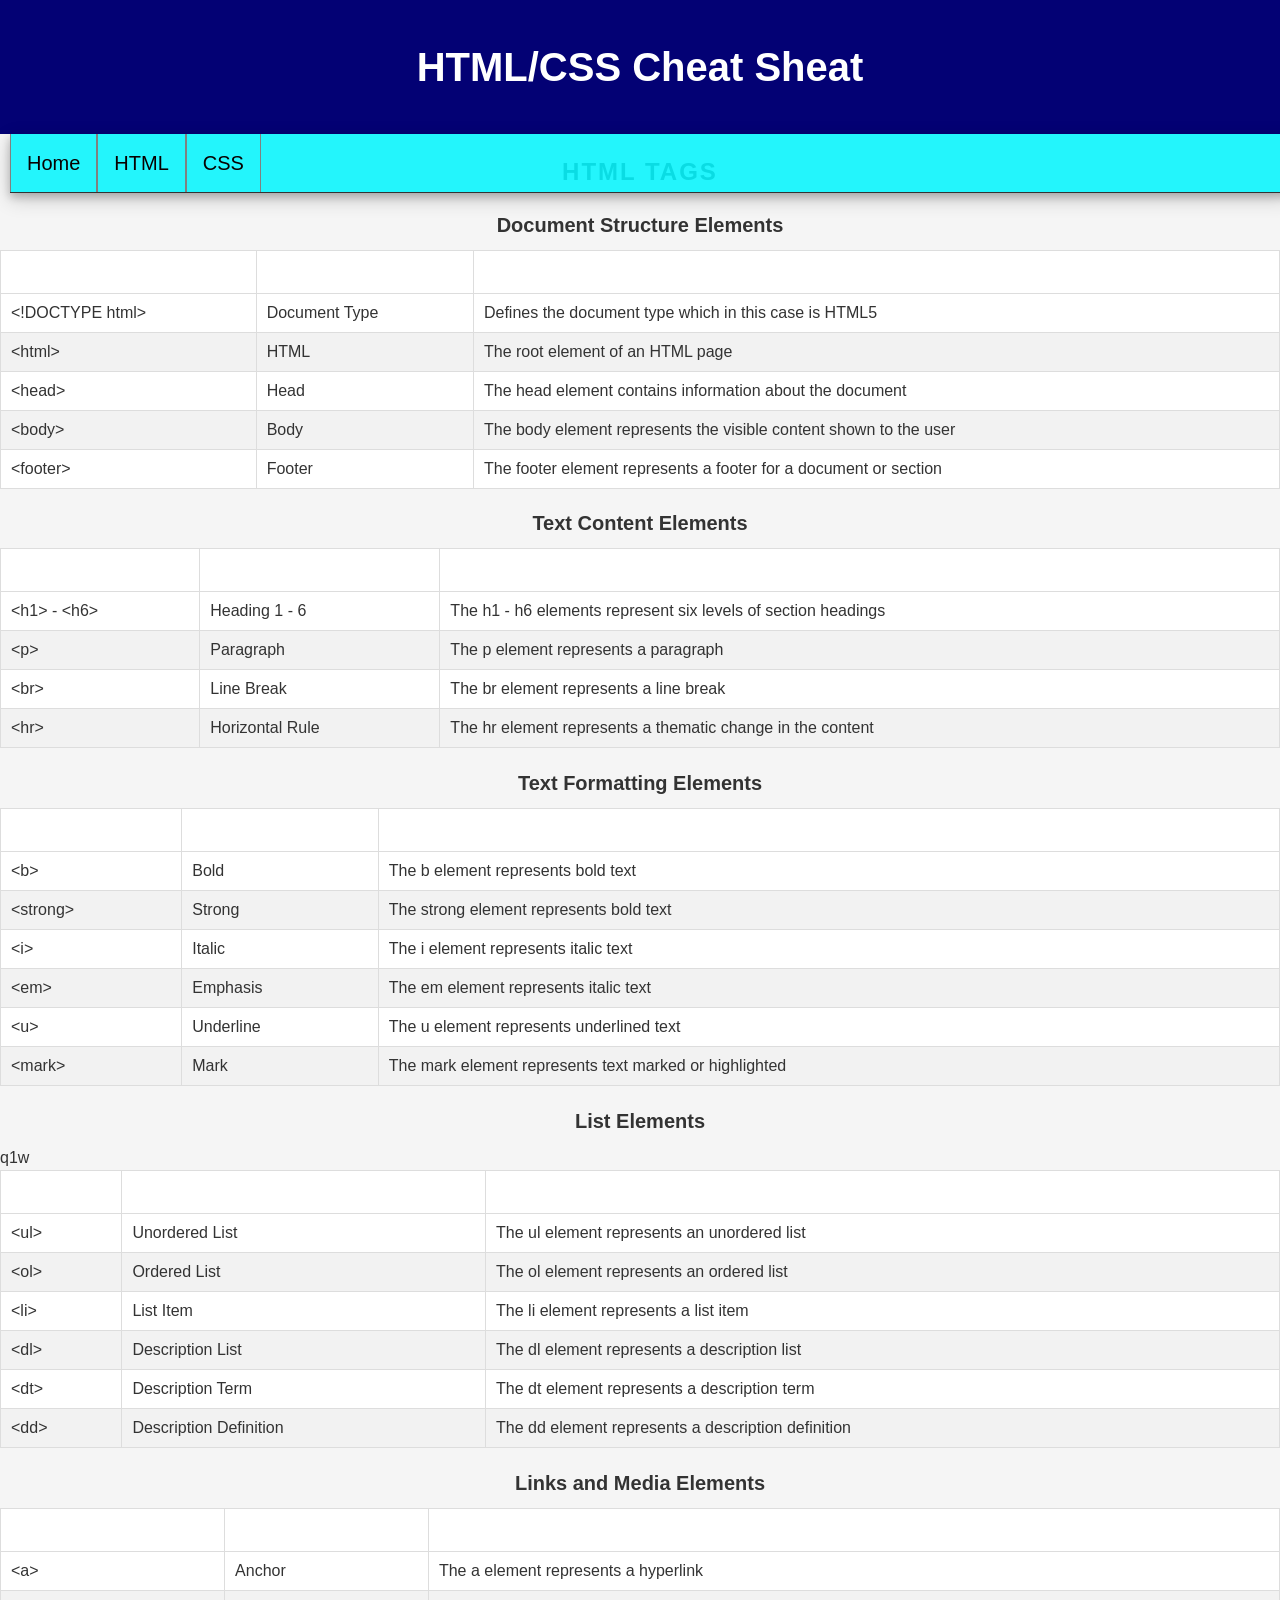
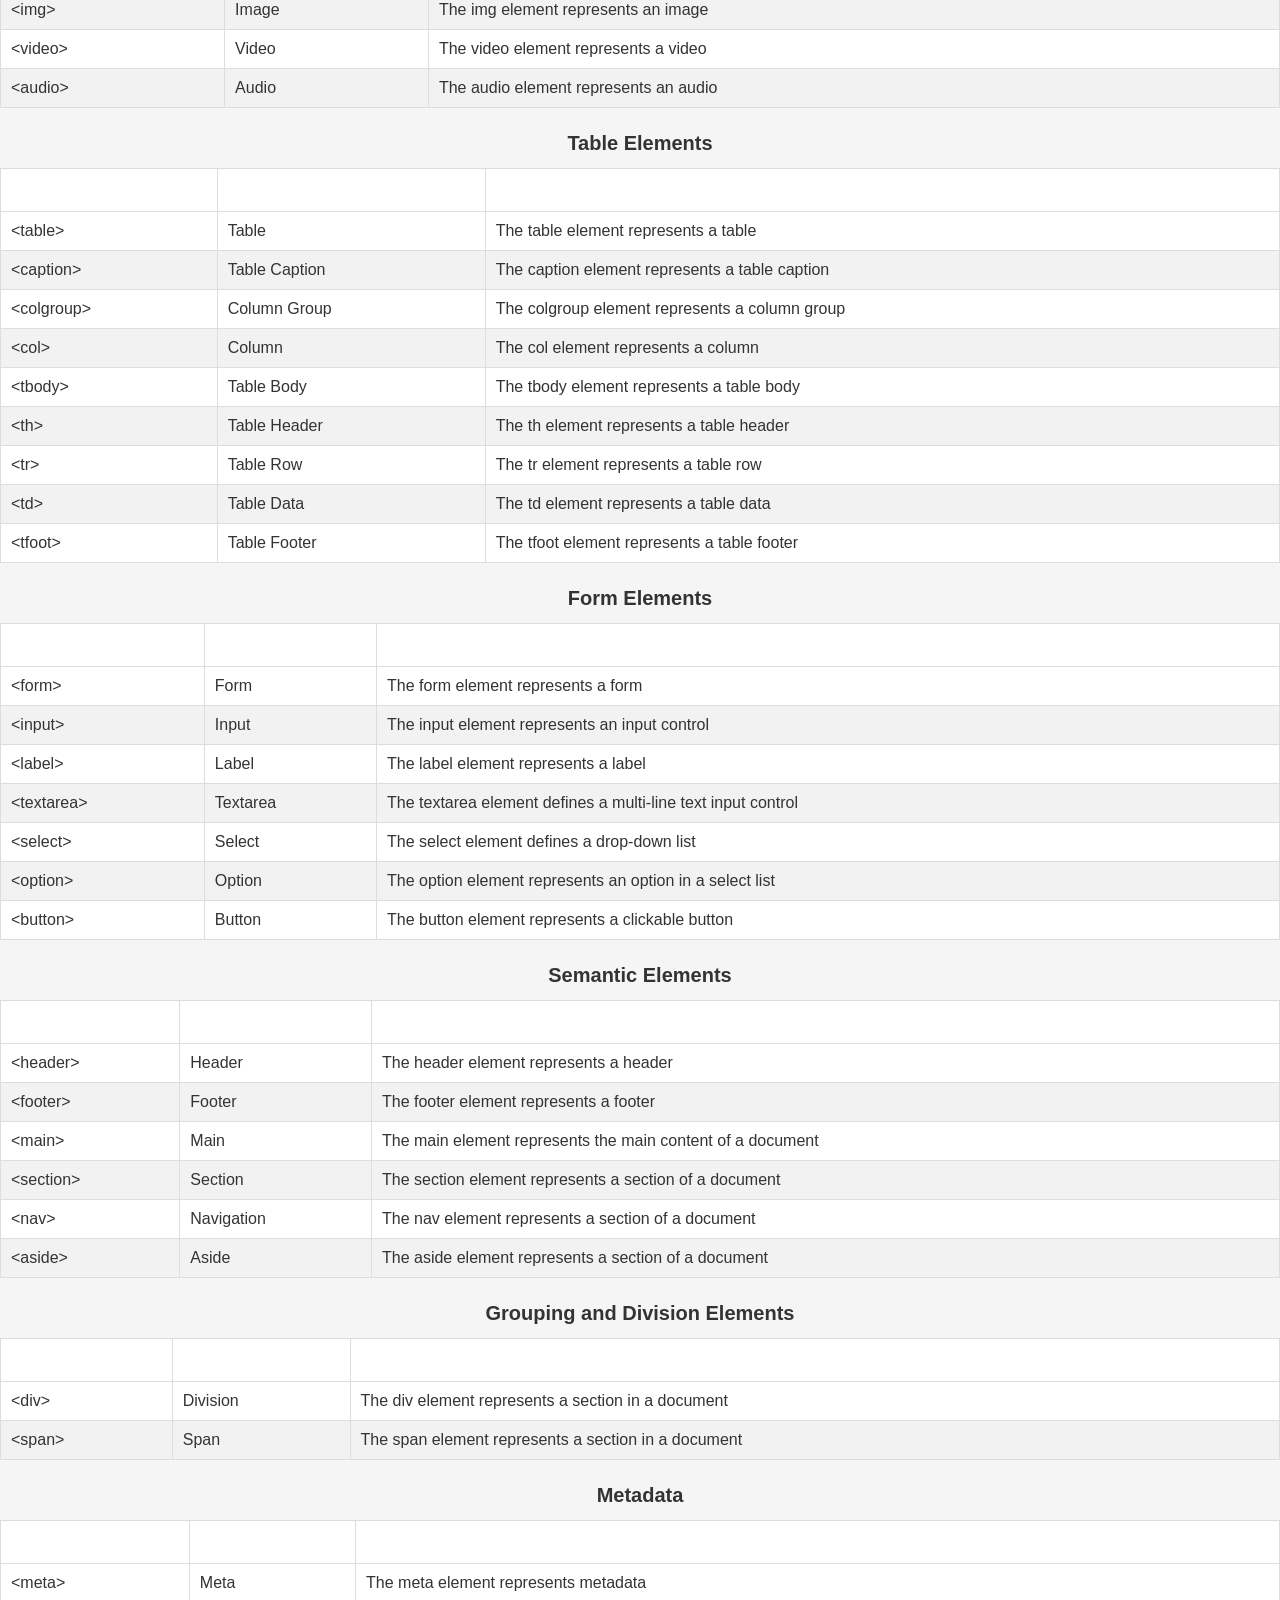
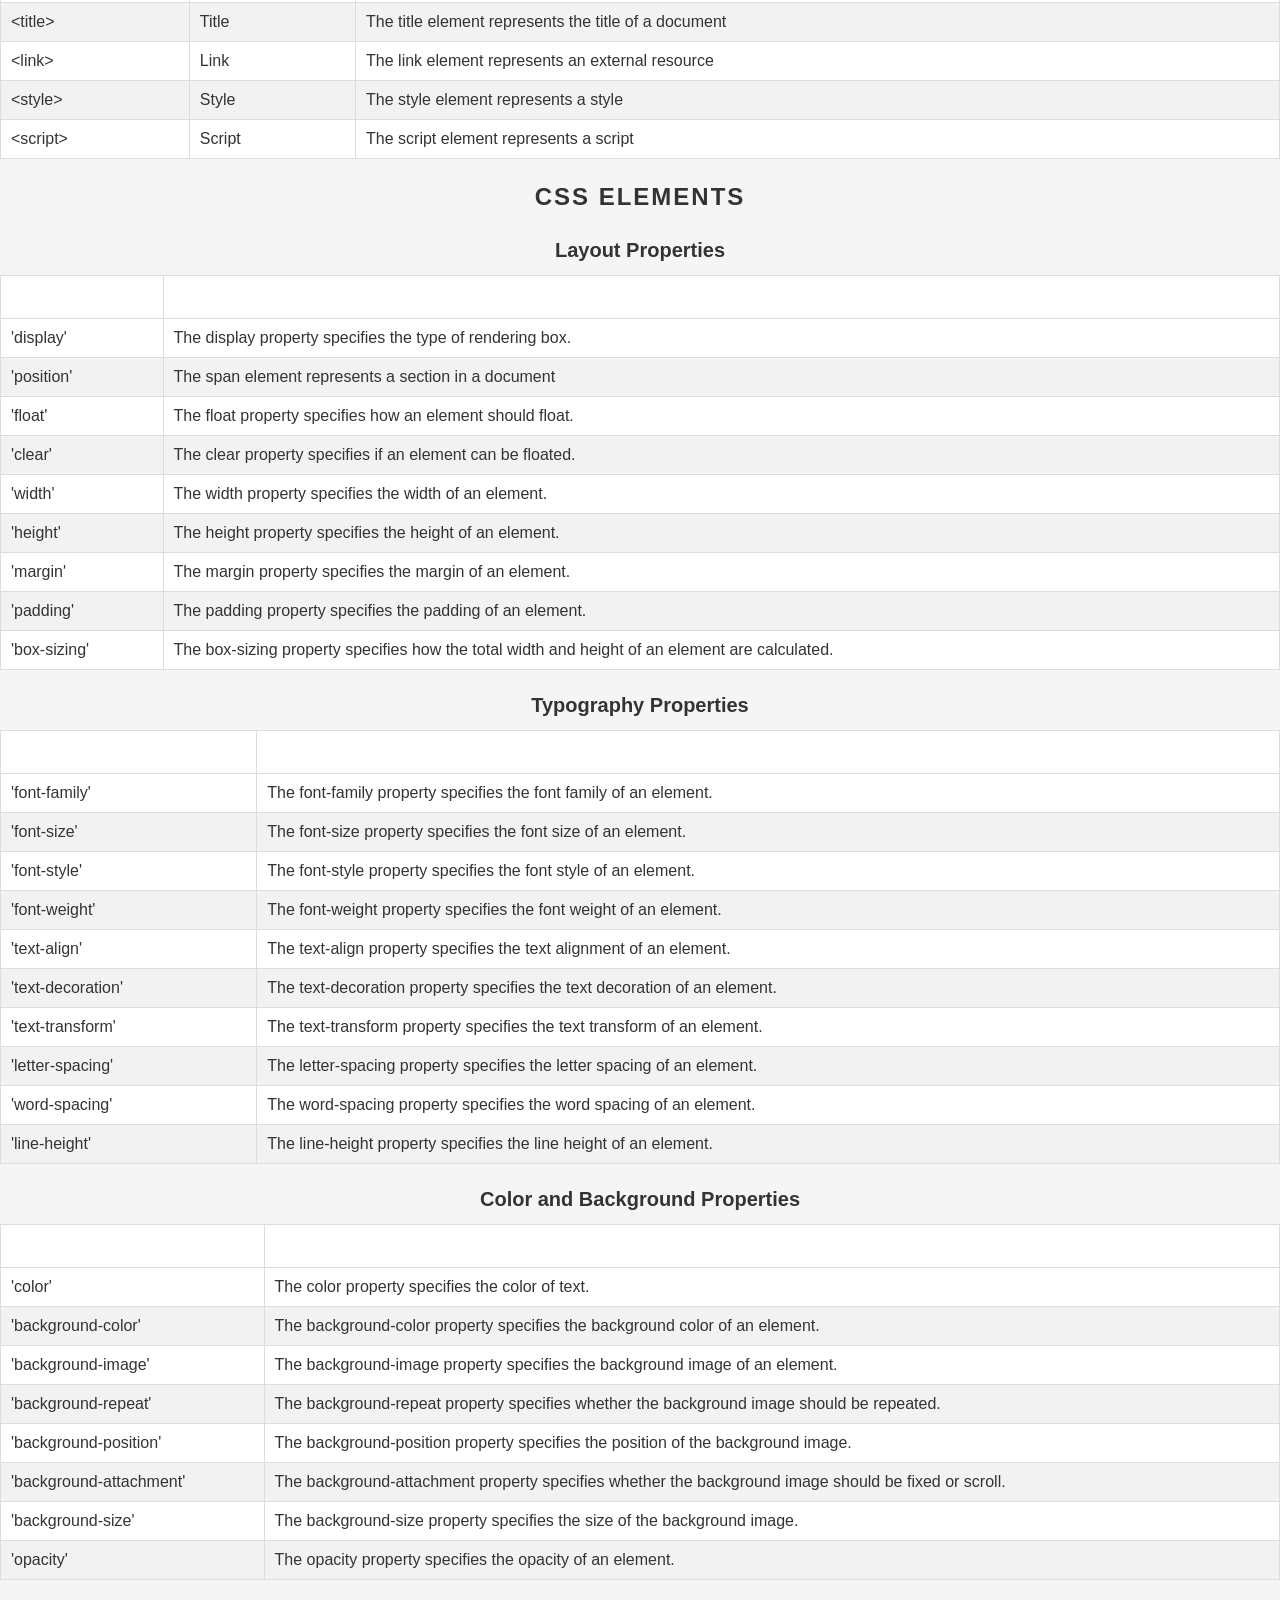
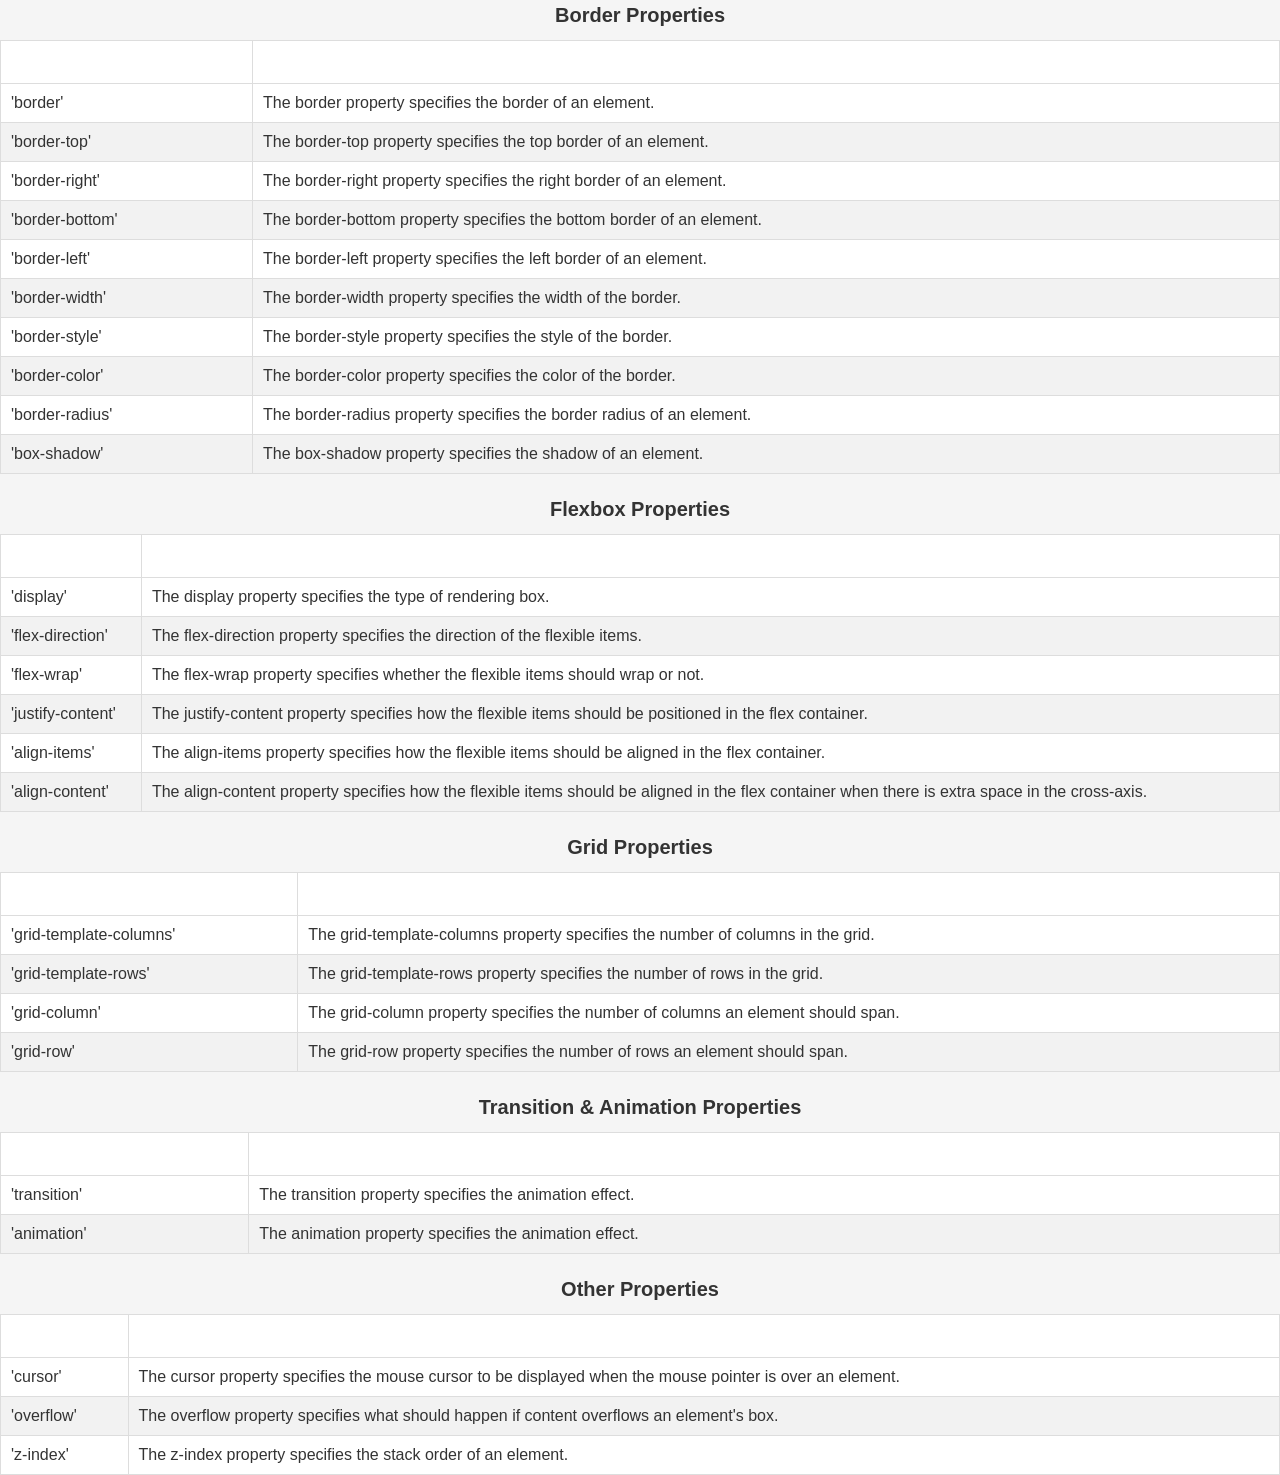
<file: cheat-sheat/index.html>
<html>
  <head>
    <link rel="stylesheet" href="./styles.css" type="text/css">
    <title>HTML/CSS Cheat Sheet</title>
  </head>
  <body>
    <header>
      <h1 id="title">HTML/CSS Cheat Sheat</h1>
      <nav class="navbar">
        <ul>
          <li><a href="index.html">Home</a></li>
          <li class="dropdown">
            <a href="#" class="dropbtn">HTML</a>
            <div class="dropdown-content">
              <a href="#structure">Structure</a>
              <a href="#text-content">Text content</a>
              <a href="#text-formatting">Text formatting</a>
              <a href="#lists">Lists</a>
              <a href="#links">Links</a>
              <a href="#tables">Tables</a>
              <a href="#forms">Forms</a>
              <a href="#semantic">Semantic</a>
              <a href="#grouping">Grouping</a>
              <a href="#meta">Meta</a>
            </div>
          </li>
          <li class="dropdown">
            <a href="#" class="dropbtn">CSS</a>
            <div class="dropdown-content">
              <a href="#layout">layout</a>
              <a href="#typography">Typography</a>
              <a href="#color-background">Colors & Backgrounds</a>
              <a href="#border">Borders</a>
              <a href="#flexbox">Flexbox</a>
              <a href="#grid">Grid</a>
              <a href="#transition-animation">Transitions & Animations</a>
              <a href="#other">Other</a>
        </ul>
      </nav>
    </header>
    <h2 id="section">HTML Tags</h2>
    <h3><div id="structure">Document Structure Elements</div></h3>
    <table>
      <thead>
        <th>Tag</th>
        <th>Name</th>
        <th>Description</th>
      </thead>
      <tbody>
        <tr>
        <td data-label="Tag"><span class="code">&lt;!DOCTYPE html&gt;</span></td>
          <td data-label="Name">Document Type</td>
          <td data-label="Description">Defines the document type which in this case is HTML5</td>
        </tr>
        <tr>
          <td data-label="Tag"><span class="code">&lt;html&gt;</span></td>
          <td data-label="Name">HTML</td>
          <td data-label="Description">The root element of an HTML page</td>
        </tr>
        <tr>
          <td data-label="Tag"><span class="code">&lt;head&gt;</span></td>
          <td data-label="Name">Head</td>
          <td data-label="Description">The head element contains information about the document</td>
        </tr>
        <tr>
          <td data-label="Tag"><span class="code">&lt;body&gt;</span></td>
          <td data-label="Name">Body</td>
          <td data-label="Description">The body element represents the visible content shown to the user</td>
        </tr>
        <tr>
          <td data-label="Tag"><span class="code">&lt;footer&gt;</span></td>
          <td data-label="Name">Footer</td>
          <td data-label="Description">The footer element represents a footer for a document or section</td>
        </tr>
        <tr>
      </tbody>
    </table>
    <h3><div id="text-content">Text Content Elements</div></h3>
    <table>
      <thead>
        <th>Tag</th>
        <th>Name</th>
        <th>Description</th>
      </thead>
      <tbody>
        <tr>
          <td data-label="Tag"><span class="code">&lt;h1&gt; - &lt;h6&gt;</span></td>
          <td data-label="Name">Heading 1 - 6</td>
          <td data-label="Description">The h1 - h6 elements represent six levels of section headings</td>
        </tr>
        <tr>
          <td data-label="Tag"><span class="code">&lt;p&gt;</span></td>
          <td data-label="Name">Paragraph</td>
          <td data-label="Description">The p element represents a paragraph</td>
        </tr>
        <tr>
          <td data-label="Tag"><span class="code">&lt;br&gt;</span></td>
          <td data-label="Name">Line Break</td>
          <td data-label="Description">The br element represents a line break</td>
        </tr>
        <tr>
          <td data-label="Tag"><span class="code">&lt;hr&gt;</span></td>
          <td data-label="Name">Horizontal Rule</td>
          <td data-label="Description">The hr element represents a thematic change in the content</td>
        </tr>
      </tbody>
    </table>
    <h3><div id="text-formatting">Text Formatting Elements</div></h3>
    <table>
      <thead>
        <th>Tag</th>
        <th>Name</th>
        <th>Description</th>
      </thead>
      <tbody>
        <tr>
          <td data-label="Tag"><span class="code">&lt;b&gt;</span></td>
          <td data-label="Name">Bold</td>
          <td data-label="Description">The b element represents bold text</td>
        </tr>
        <tr>
          <td data-label="Tag"><span class="code">&lt;strong&gt;</span></td>
          <td data-label="Name">Strong</td>
          <td data-label="Description">The strong element represents bold text</td>
        </tr>
        <tr>
          <td data-label="Tag"><span class="code">&lt;i&gt;</span></td>
          <td data-label="Name">Italic</td>
          <td data-label="Description">The i element represents italic text</td>
        </tr>
        <tr>
          <td data-label="Tag"><span class="code">&lt;em&gt;</span></td>
          <td data-label="Name">Emphasis</td>
          <td data-label="Description">The em element represents italic text</td>
        </tr>
        <tr>
          <td data-label="Tag"><span class="code">&lt;u&gt;</span></td>
          <td data-label="Name">Underline</td>
          <td data-label="Description">The u element represents underlined text</td>
        </tr>
        <tr>
          <td data-label="Tag"><span class="code">&lt;mark&gt;</span></td>
          <td data-label="Name">Mark</td>
          <td data-label="Description">The mark element represents text marked or highlighted</td>
        </tr>
      </tbody>
    </table>
    <h3><div id="list">List Elements</div></h3> q1w
    <table>
      <thead>
        <th>Tag</th>
        <th>Name</th> 
        <th>Description</th>
      </thead>
      <tbody>
        <tr>  
          <td data-label="Tag"><span class="code">&lt;ul&gt;</span></td>
          <td data-label="Name">Unordered List</td> 
          <td data-label="Description">The ul element represents an unordered list</td>
        </tr>
        <tr>
          <td data-label="Tag"><span class="code">&lt;ol&gt;</span></td>   
          <td data-label="Name">Ordered List</td>
          <td data-label="Description">The ol element represents an ordered list</td>
        </tr>
        <tr>  
          <td data-label="Tag"><span class="code">&lt;li&gt;</span></td>
          <td data-label="Name">List Item</td>
          <td data-label="Description">The li element represents a list item</td>
        </tr>
        <tr>
          <td data-label="Tag"><span class="code">&lt;dl&gt;</span></td>
          <td data-label="Name">Description List</td>
          <td data-label="Description">The dl element represents a description list</td>
        </tr>
        <tr>
          <td data-label="Tag"><span class="code">&lt;dt&gt;</span></td>
          <td data-label="Name">Description Term</td>
          <td data-label="Description">The dt element represents a description term</td>
        </tr>
        <tr>
          <td data-label="Tag"><span class="code">&lt;dd&gt;</span></td>
          <td data-label="Name">Description Definition</td>
          <td data-label="Description">The dd element represents a description definition</td>
        </tr>
      </tbody>
    </table>
    <h3><div id="links">Links and Media Elements</div></h3>
    <table>
      <thead>
        <th>Tag</th>
        <th>Name</th>
        <th>Description</th>
      </thead>
      <tbody>
        <tr>
          <td><span class="code">&lt;a&gt;</span></td>
          <td>Anchor</td>
          <td>The a element represents a hyperlink</td>
        </tr>
        <tr>
          <td><span class="code">&lt;img&gt;</span></td>
          <td>Image</td>
          <td>The img element represents an image</td>
        </tr>
        <tr>
          <td><span class="code">&lt;video&gt;</span></td>
          <td>Video</td>
          <td>The video element represents a video</td>
        </tr>
        <tr>  
          <td><span class="code">&lt;audio&gt;</span></td>
          <td>Audio</td>
          <td>The audio element represents an audio</td>
        </tr>
      </tbody>
    </table>
    <h3><div id="tables">Table Elements</div></h3>
    <table>
      <thead>
        <th>Tag</th>
        <th>Name</th>
        <th>Description</th>
      </thead>
      <tbody>
        <tr>
          <td><span class="code">&lt;table&gt;</span></td>
          <td>Table</td>
          <td>The table element represents a table</td>
        </tr>
        <tr>
          <td><span class="code">&lt;caption&gt;</span></td>
          <td>Table Caption</td>
          <td>The caption element represents a table caption</td>
        </tr>
        <tr>
          <td><span class="code">&lt;colgroup&gt;</span></td>
          <td>Column Group</td>
          <td>The colgroup element represents a column group</td>
        </tr>
        <tr>
          <td><span class="code">&lt;col&gt;</span></td>
          <td>Column</td>
          <td>The col element represents a column</td>
        </tr>
        <tr>
          <td><span class="code">&lt;tbody&gt;</span></td>
          <td>Table Body</td>
          <td>The tbody element represents a table body</td>
        </tr>
        <tr>
          <td><span class="code">&lt;th&gt;</span></td>
          <td>Table Header</td>
          <td>The th element represents a table header</td>
        </tr>
        <tr>
          <td><span class="code">&lt;tr&gt;</span></td>
          <td>Table Row</td>
          <td>The tr element represents a table row</td>
        </tr>
        <tr>
          <td><span class="code">&lt;td&gt;</span></td>
          <td>Table Data</td>
          <td>The td element represents a table data</td>
        </tr>
        <tr>
          <td><span class="code">&lt;tfoot&gt;</span></td>
          <td>Table Footer</td> 
          <td>The tfoot element represents a table footer</td>
        </tr> 
      </tbody>
    </table>
    <h3><div id="forms">Form Elements</div></h3>
    <table>
      <thead>
        <th>Tag</th>
        <th>Name</th>
        <th>Description</th>
      </thead>
      <tbody>
        <tr>
          <td><span class="code">&lt;form&gt;</span></td>
          <td>Form</td>
          <td>The form element represents a form</td>
        </tr>
        <tr>
          <td><span class="code">&lt;input&gt;</span></td>
          <td>Input</td>
          <td>The input element represents an input control</td>
        </tr>
        <tr>
          <td><span class="code">&lt;label&gt;</span></td>
          <td>Label</td>
          <td>The label element represents a label</td>
        </tr>
        <tr>
          <td><span class="code">&lt;textarea&gt;</span></td> 
          <td>Textarea</td>
          <td>The textarea element defines a multi-line text input control</td>
        </tr>
        <tr>
          <td><span class="code">&lt;select&gt;</span></td>
          <td>Select</td> 
          <td>The select element defines a drop-down list</td>
        </tr>
        <tr>
          <td><span class="code">&lt;option&gt;</span></td>
          <td>Option</td>
          <td>The option element represents an option in a select list</td>
        </tr>
        <tr>
          <td><span class="code">&lt;button&gt;</span></td>
          <td>Button</td>
          <td>The button element represents a clickable button</td>
        </tr>
      </tbody>
    </table>
    <h3><div id="semantic">Semantic Elements</div></h3>
    <table>
      <thead>
        <th>Tag</th>
        <th>Name</th>
        <th>Description</th>
      </thead>
      <tbody>
        <tr>
          <td><span class="code">&lt;header&gt;</span></td>
          <td>Header</td>
          <td>The header element represents a header</td>
        </tr>
        <tr>
          <td><span class="code">&lt;footer&gt;</span></td>
          <td>Footer</td>
          <td>The footer element represents a footer</td>
        </tr>
        <tr>
          <td><span class="code">&lt;main&gt;</span></td>
          <td>Main</td>
          <td>The main element represents the main content of a document</td>
        </tr>
        <tr>
          <td><span class="code">&lt;section&gt;</span></td>
          <td>Section</td>  
          <td>The section element represents a section of a document</td>
        </tr>
        <tr>
          <td><span class="code">&lt;nav&gt;</span></td>
          <td>Navigation</td>
          <td>The nav element represents a section of a document</td>
        </tr>
        <tr>
          <td><span class="code">&lt;aside&gt;</span></td>
          <td>Aside</td>
          <td>The aside element represents a section of a document</td>
        </tr>
      </tbody>
    </table>
    <h3><div id="grouping">Grouping and Division Elements</div></h3>
    <table>
      <thead>
        <th>Tag</th>
        <th>Name</th>
        <th>Description</th>
      </thead>
      <tbody>
        <tr>
          <td><span class="code">&lt;div&gt;</span></td>
          <td>Division</td>
          <td>The div element represents a section in a document</td>
        </tr>
        <tr>
          <td><span class="code">&lt;span&gt;</span></td>
          <td>Span</td>
          <td>The span element represents a section in a document</td>
        </tr>
      </tbody>
    </table>
    <h3><div id="meta">Metadata</div></h3>
    <table>
      <thead>
        <th>Tag</th>
        <th>Name</th>
        <th>Description</th>
      </thead>
      <tbody>
        <tr>
          <td><span class="code">&lt;meta&gt;</span></td>
          <td>Meta</td>
          <td>The meta element represents metadata</td>
        </tr>
        <tr>
          <td><span class="code">&lt;title&gt;</span></td>
          <td>Title</td>
          <td>The title element represents the title of a document</td>
        </tr>
        <tr>
          <td><span class="code">&lt;link&gt;</span></td>
          <td>Link</td>
          <td>The link element represents an external resource</td>
        </tr>
        <tr>
          <td><span class="code">&lt;style&gt;</span></td>
          <td>Style</td>
          <td>The style element represents a style</td>
        </tr>
        <tr>
          <td><span class="code">&lt;script&gt;</span></td>
          <td>Script</td>
          <td>The script element represents a script</td>
        </tr>
      </tbody>
    </table>
    <h2><span id="css">CSS Elements</span></h2>
    <h3><div id="layout">Layout Properties</div></h3>
    <table>
      <thead>
        <th>Tag</th>
        <th>Description</th>
      </thead>
      <tbody>
        <tr>
          <td><span class="code">'display'</span></td>
          <td>The display property specifies the type of rendering box.</td>
        </tr>
        <tr>
          <td><span class="code">'position'</span></td>
          <td>The span element represents a section in a document</td>
        </tr>
        <tr>
          <td><span class="code">'float'</span></td>
          <td>The float property specifies how an element should float.</td>
        </tr>
        <tr>
          <td><span class="code">'clear'</span></td>
          <td>The clear property specifies if an element can be floated.</td>
        </tr>
        <tr>
          <td><span class="code">'width'</span></td>
          <td>The width property specifies the width of an element.</td>
        </tr>
        <tr>
          <td><span class="code">'height'</span></td>
          <td>The height property specifies the height of an element.</td>
        </tr>
        <tr>
          <td><span class="code">'margin'</span></td>
          <td>The margin property specifies the margin of an element.</td>
        </tr>
        <tr>
          <td><span class="code">'padding'</span></td>
          <td>The padding property specifies the padding of an element.</td>
        </tr>
        <tr>
          <td><span class="code">'box-sizing'</span></td>
          <td>The box-sizing property specifies how the total width and height of an element are calculated.</td>
        </tr>
      </tbody>
    </table>
    <h3><div id="typography">Typography Properties</div></h3>
    <table>
      <thead>
        <th>Tag</th>
        <th>Description</th>
      </thead>
      <tbody>
        <tr>
          <td><span class="code">'font-family'</span></td>
          <td>The font-family property specifies the font family of an element.</td>
        </tr>
        <tr>
          <td><span class="code">'font-size'</span></td>
          <td>The font-size property specifies the font size of an element.</td>
        </tr>
        <tr>
          <td><span class="code">'font-style'</span></td>
          <td>The font-style property specifies the font style of an element.</td>
        </tr>
        <tr>
          <td><span class="code">'font-weight'</span></td>
          <td>The font-weight property specifies the font weight of an element.</td>
        </tr>
        <tr>
          <td><span class="code">'text-align'</span></td>
          <td>The text-align property specifies the text alignment of an element.</td>
        </tr>
        <tr>
          <td><span class="code">'text-decoration'</span></td>
          <td>The text-decoration property specifies the text decoration of an element.</td>
        </tr>
        <tr>
          <td><span class="code">'text-transform'</span></td>
          <td>The text-transform property specifies the text transform of an element.</td>
        </tr>
        <tr>
          <td><span class="code">'letter-spacing'</span></td>
          <td>The letter-spacing property specifies the letter spacing of an element.</td>
        </tr>
        <tr>
          <td><span class="code">'word-spacing'</span></td>
          <td>The word-spacing property specifies the word spacing of an element.</td>
        </tr>
        <tr>
          <td><span class="code">'line-height'</span></td>
          <td>The line-height property specifies the line height of an element.</td>
        </tr>
      </tbody>
    </table>
    <h3><div id="color-background">Color and Background Properties</div></h3>
    <table>
      <thead>
        <th>Tag</th>
        <th>Description</th>
      </thead>
      <tbody>
        <tr>
          <td><span class="code">'color'</span></td>
          <td>The color property specifies the color of text.</td>
        </tr>
        <tr>
          <td><span class="code">'background-color'</span></td>
          <td>The background-color property specifies the background color of an element.</td>
        </tr>
        <tr>
          <td><span class="code">'background-image'</span></td>
          <td>The background-image property specifies the background image of an element.</td>
        </tr>
        <tr>
          <td><span class="code">'background-repeat'</span></td>
          <td>The background-repeat property specifies whether the background image should be repeated.</td>
        </tr>
        <tr>
          <td><span class="code">'background-position'</span></td>
          <td>The background-position property specifies the position of the background image.</td>
        </tr>
        <tr>
          <td><span class="code">'background-attachment'</span></td>
          <td>The background-attachment property specifies whether the background image should be fixed or scroll.</td>
        </tr>
        <tr>
          <td><span class="code">'background-size'</span></td>
          <td>The background-size property specifies the size of the background image.</td>
        </tr>
        <tr>
          <td><span class="code">'opacity'</span></td>
          <td>The opacity property specifies the opacity of an element.</td>
        </tr>
      </tbody>
    </table>
    <h3><div id="border">Border Properties</div></h3>
    <table>
      <thead>
        <th>Tag</th>
        <th>Description</th>
      </thead>
      <tbody>
        <tr>
          <td><span class="code">'border'</span></td>
          <td>The border property specifies the border of an element.</td>
        </tr>
        <tr>
          <td><span class="code">'border-top'</span></td>
          <td>The border-top property specifies the top border of an element.</td>
        </tr>
        <tr>
          <td><span class="code">'border-right'</span></td>
          <td>The border-right property specifies the right border of an element.</td>
        </tr>
        <tr>
          <td><span class="code">'border-bottom'</span></td>
          <td>The border-bottom property specifies the bottom border of an element.</td>
        </tr>
        <tr>
          <td><span class="code">'border-left'</span></td>
          <td>The border-left property specifies the left border of an element.</td>
        </tr>
        <tr>
          <td><span class="code">'border-width'</span></td>
          <td>The border-width property specifies the width of the border.</td>
        </tr>
        <tr>
          <td><span class="code">'border-style'</span></td>
          <td>The border-style property specifies the style of the border.</td>
        </tr>
        <tr>
          <td><span class="code">'border-color'</span></td>
          <td>The border-color property specifies the color of the border.</td>
        </tr>
        <tr>
          <td><span class="code">'border-radius'</span></td>
          <td>The border-radius property specifies the border radius of an element.</td>
        </tr>
        <tr>
          <td><span class="code">'box-shadow'</span></td>
          <td>The box-shadow property specifies the shadow of an element.</td>
        </tr>
      </tbody>
    </table>
    <h3><div id="flexbox">Flexbox Properties</div></h3>
    <table>
      <thead>
        <th>Tag</th>
        <th>Description</th>
      </thead>
      <tbody>
        <tr>
          <td><span class="code">'display'</span></td>
          <td>The display property specifies the type of rendering box.</td>
        </tr>
        <tr>
          <td><span class="code">'flex-direction'</span></td>
          <td>The flex-direction property specifies the direction of the flexible items.</td>
        </tr>
        <tr>
          <td><span class="code">'flex-wrap'</span></td>
          <td>The flex-wrap property specifies whether the flexible items should wrap or not.</td>
        </tr>
        <tr>
          <td><span class="code">'justify-content'</span></td>
          <td>The justify-content property specifies how the flexible items should be positioned in the flex container.</td>
        </tr>
        <tr>
          <td><span class="code">'align-items'</span></td>
          <td>The align-items property specifies how the flexible items should be aligned in the flex container.</td>
        </tr>
        <tr>
          <td><span class="code">'align-content'</span></td>  
          <td>The align-content property specifies how the flexible items should be aligned in the flex container when there is extra space in the cross-axis.</td>
        </tr>
      </tbody>
    </table>
    <h3><div id="grid">Grid Properties</div></h3>
    <table>
      <thead>
        <th>Tag</th>
        <th>Description</th>
      </thead>
      <tbody>
        <tr>
          <td><span class="code">'grid-template-columns'</span></td>
          <td>The grid-template-columns property specifies the number of columns in the grid.</td>
        </tr>
        <tr>  
          <td><span class="code">'grid-template-rows'</span></td>
          <td>The grid-template-rows property specifies the number of rows in the grid.</td>
        </tr>
        <tr>
          <td><span class="code">'grid-column'</span></td>
          <td>The grid-column property specifies the number of columns an element should span.</td> 
        </tr>
        <tr>
          <td><span class="code">'grid-row'</span></td> 
          <td>The grid-row property specifies the number of rows an element should span.</td>
        </tr>
      </tbody>
    </table>
    <h3><div id="transition-animation">Transition & Animation Properties</div></h3>
    <table>
      <thead>
        <th>Tag</th>
        <th>Description</th>
      </thead>
      <tbody>
        <tr>
          <td><span class="code">'transition'</span></td>
          <td>The transition property specifies the animation effect.</td>
        </tr>
        <tr>
          <td><span class="code">'animation'</span></td>
          <td>The animation property specifies the animation effect.</td>
        </tr>
      </tbody>
    </table>
    <h3><div id="other">Other Properties</div></h3>
    <table>
      <thead>
        <th>Tag</th>
        <th>Description</th>
      </thead>
      <tbody>
        <tr>
          <td><span class="code">'cursor'</span></td> 
          <td>The cursor property specifies the mouse cursor to be displayed when the mouse pointer is over an element.</td>
        </tr>
        <tr>
          <td><span class="code">'overflow'</span></td>
          <td>The overflow property specifies what should happen if content overflows an element's box.</td>
        </tr>
        <tr>
          <td><span class="code">'z-index'</span></td>
          <td>The z-index property specifies the stack order of an element.</td>
        </tr>
      </tbody>
    </table>
  </body>
</html>
</file>
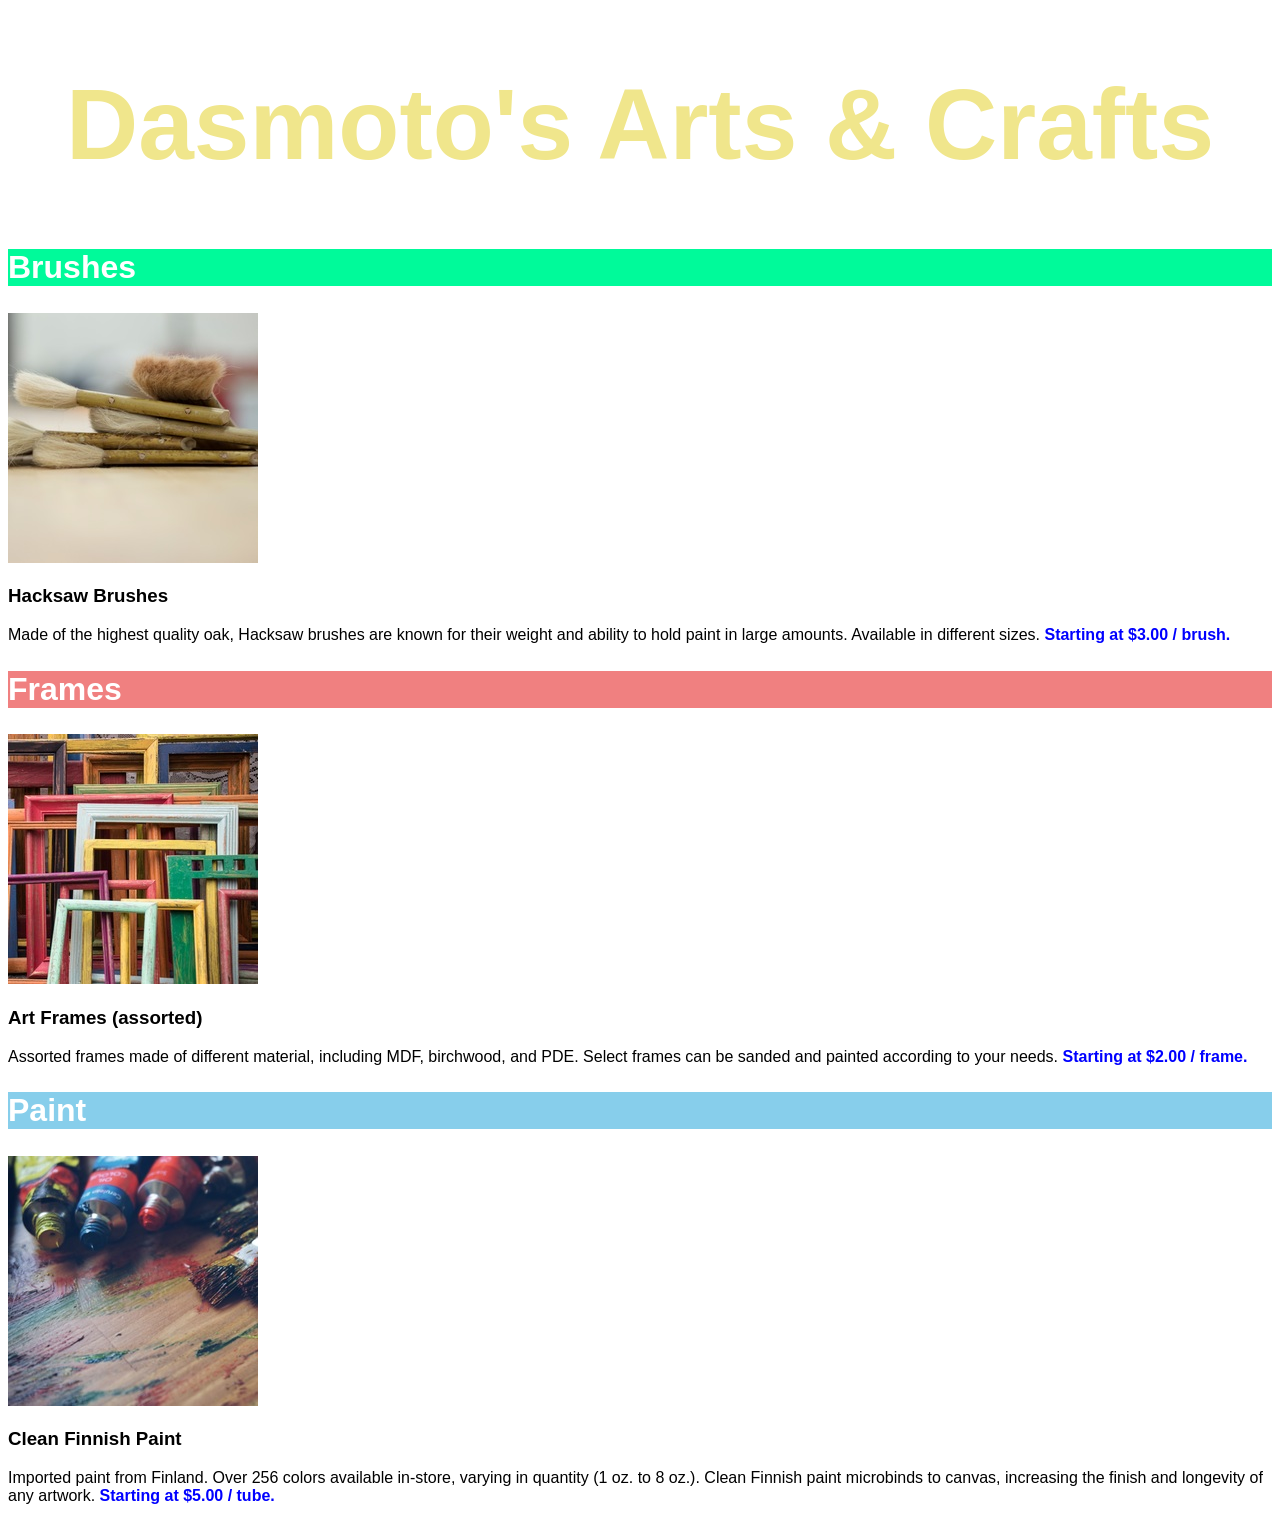
<file: Dasmoto-webpage/index.html>
<!DOCTYPE html>
<html lang="en">
    <head>
        <meta charset="UTF-8">
        <meta name="viewport" content="width=device-width, initial-scale=1.0">
        <title>Dasmoto's Arts & Crafts</title>
        <link rel="stylesheet" href="./resources/css/index.css" type="text/css">
    </head>
    <body>
        
        <!-- Banner -->
        
        <h1>Dasmoto's Arts & Crafts</h1>

        <!-- Brushes Section -->
        
        <div class="item">
            <h2 id="brush">Brushes</h2>
            <img src="./resources/images/hacksaw.jpeg">
            <h3>Hacksaw Brushes</h3>
            <p>Made of the highest quality oak, Hacksaw brushes are known for their weight and ability to hold paint in large amounts. Available in different sizes. <span class="price">Starting at $3.00 / brush.</span></p>
        </div>

        <!-- Frames Section -->
        
        <div class="item">
            <h2 id="frame">Frames</h2>
            <img src="./resources/images/frames.jpeg">
            <h3>Art Frames (assorted)</h3>
            <p>Assorted frames made of different material, including MDF, birchwood, and PDE. Select frames can be sanded and painted according to your needs. <span class="price">Starting at $2.00 / frame.</span></p>
        </div>
        
        <!-- Paints Section -->
        
        <div class="item">
            <h2 id="paint">Paint</h2>
            <img src="./resources/images/finnish.jpeg">
            <h3>Clean Finnish Paint</h3>
            <p>Imported paint from Finland. Over 256 colors available in-store, varying in quantity (1 oz. to 8 oz.). Clean Finnish paint microbinds to canvas, increasing the finish and longevity of any artwork. <span class="price">Starting at $5.00 / tube.</span></p>
        </div>

    </body>
</html>
</file>
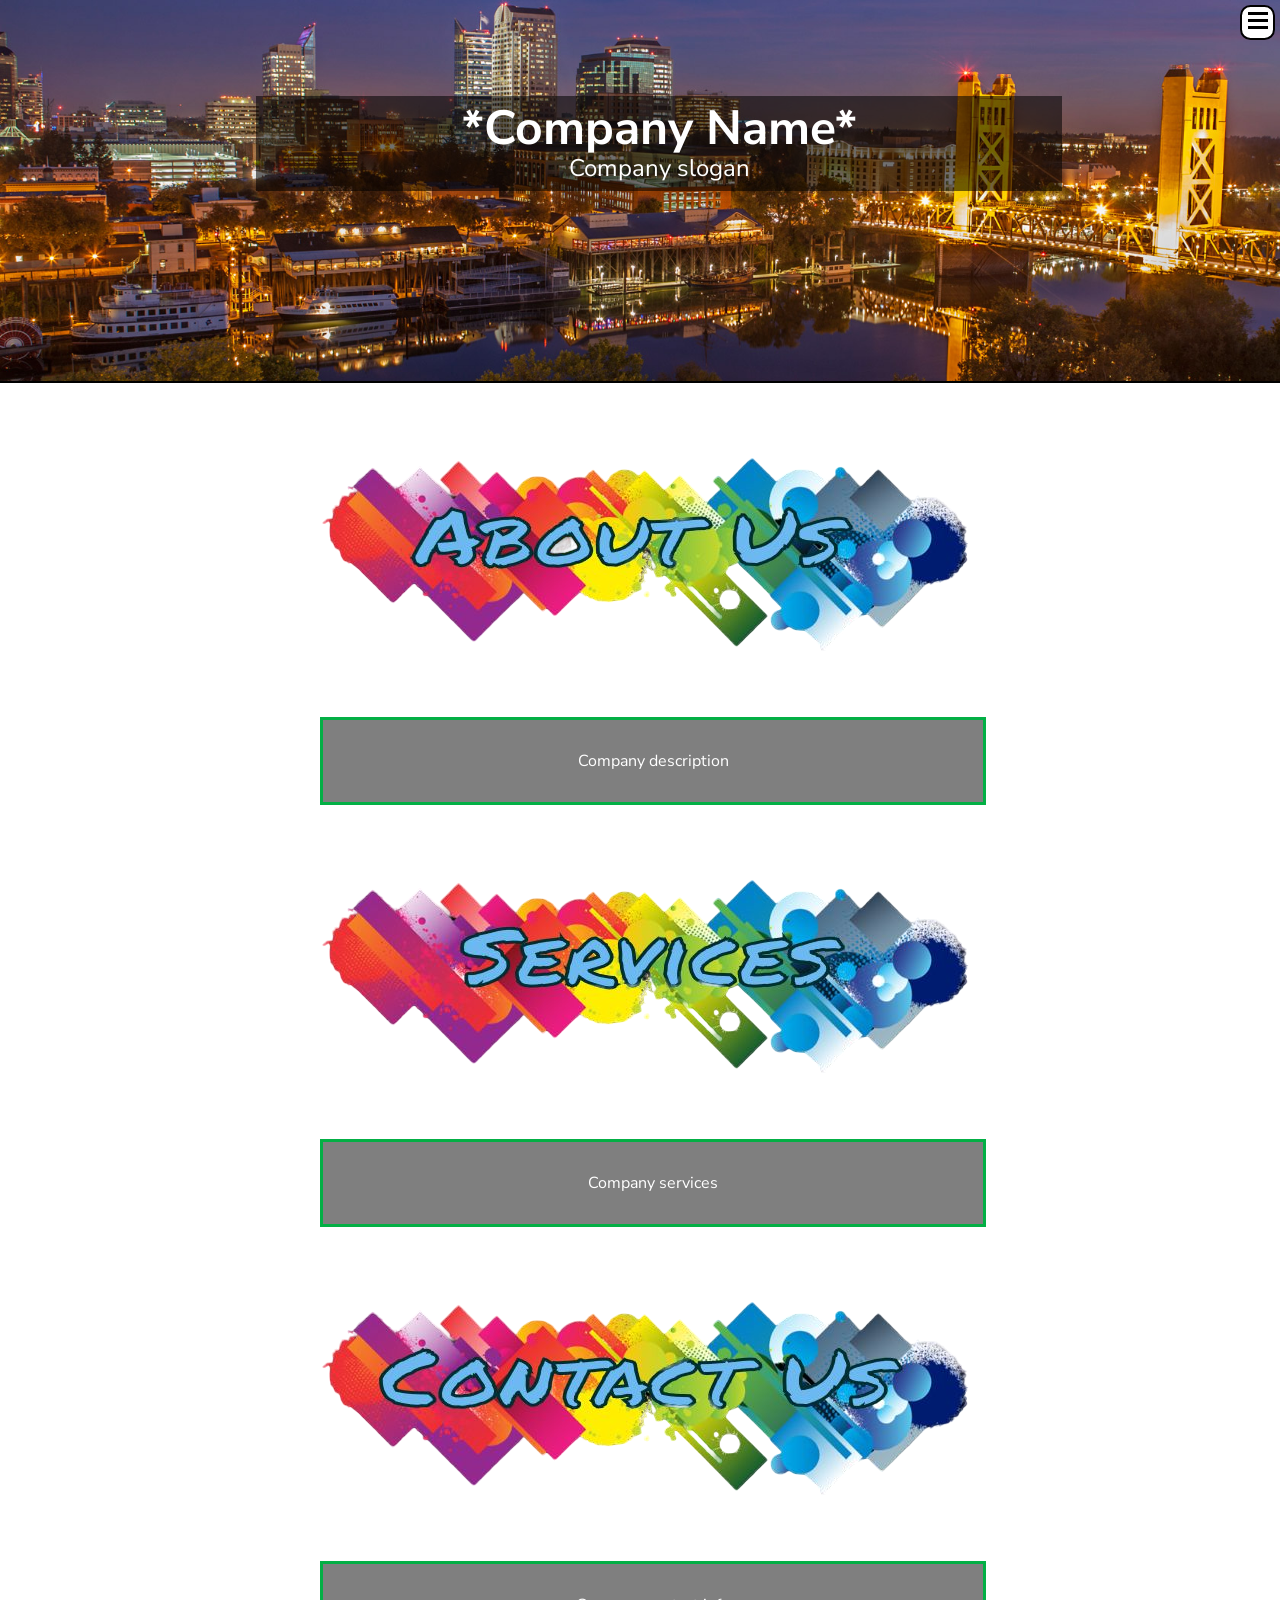
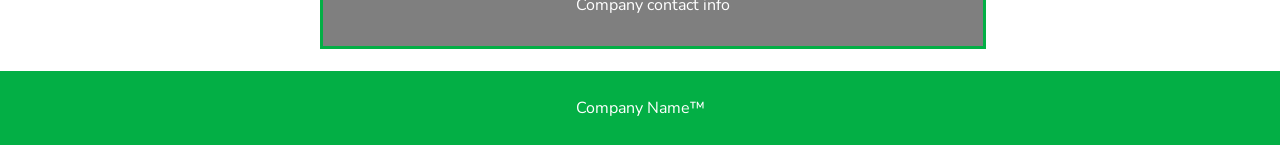
<file: davids_webpage/index.html>
<html>
  <head>
    <link href="https://fonts.googleapis.com/css?family=Source+Code+Pro:400,700&display=swap" rel="stylesheet">
    <link href="https://fonts.googleapis.com/css?family=Nunito+Sans:400,400i,700&display=swap" rel="stylesheet">
    <link href="https://fonts.googleapis.com/css?family=Poppins:400,500,700&display=swap" rel="stylesheet">
    <link rel="stylesheet" href="styles.css" type="text/css">
    <title>Company Name</title>
  </head>
  <body>
    <header>
      <button class="dropbtn">
        <span class="line"></span>
        <span class="line"></span>
        <span class="line"></span>
      </button>
      <div class="dropdown-content">
        <a href="#about">About Us</a><br>
        <a href="#service">Services</a><br>
        <a href="#contact">Contact Us</a>
      </div>
      <div class="banner">
        <img src="images/Sacramento_Skyline_at_Night.jpg" class="banner-img">  
        <div class="banner-overlay">
          <h1 id="name" class="banner">*Company Name*</h1>
          <p id="slogan" class="banner-text">Company slogan</p>
        </div>
      </div>
    </header>
    <main>
      <section>
        <div id="about" class="container">
          <img src="images/about_us.png" class="about-img">
        </div>
        <div class="box">
          <p class="about-text">Company description</p>
        </div>
      </section>
      <section>
        <div  id="service" class="container">
          <img src="images/services.png" class="service-img">
        </div>
        <div class="box">
          <p class="service-text">Company services</p>
        </div>
      </section>
      <section>
        <div id="contact" class="container">
          <img src="images/contact_us.png" class="contact-img">
        </div>
        <div class="box">  
          <p class="contact-text">Company contact info</p>
        </div>
      </section>
    </main>
    <br>
    <footer>
      <p>Company Name&trade;</p>
    </footer> 
  </body>
</html>
</file>
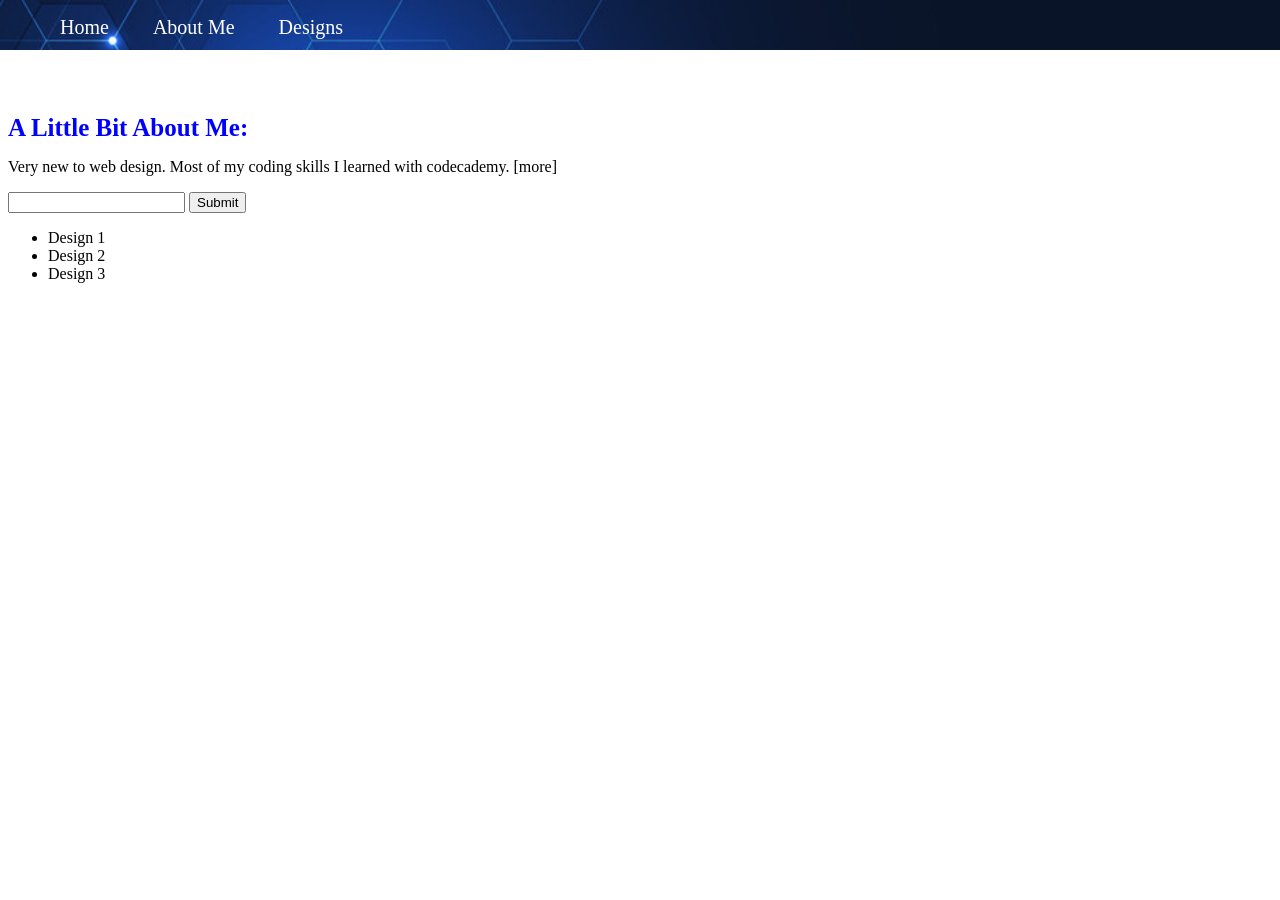
<file: website-portfolio/index.html>
<!DOCTYPE html>
<html lang="en">
    <head>
        <meta charset="UTF-8">
        <meta name="viewport" content="width=device-width, initial-scale=1.0">
        <title>Portfolio</title>
        <link rel="stylesheet" href="./resources/css/index.css">
    </head>
    <body>
        <!--Navbar-->
        <nav class="navbar">
            <ul>
                <li><a href="">Home</a></li>
                <li><a href="">About Me</a></li>
                <li><a href="">Designs</a></li>
            </ul>
        </nav>
        
        <!-- Banner Section -->
        <div class="banner">
            <h1 class="bold">Coreys' Website Design Portfolio</h1>
            <p>A webpage to showcase my various website designs.</p>
        </div>
        
        <!-- About Me Section -->
        <div class="about-me">
            <span id="about-me-header" class="bold">A Little Bit About Me:</span>
            <p>Very new to web design. Most of my coding skills I learned with codecademy. [more]</p>
            <form action="">
                <input type="text" />
                <input type="submit" value="Submit">
            </form>
            <div>
                <ul>
                    <li>
                        <div></div><span>Design 1</span>
                    </li>
                    <li>
                        <div></div><span>Design 2</span>
                    </li>
                    <li>
                        <div></div><span>Design 3</span>
                    </li>
                </ul>
            </div>
        </div>
    </body>
</html>
</file>
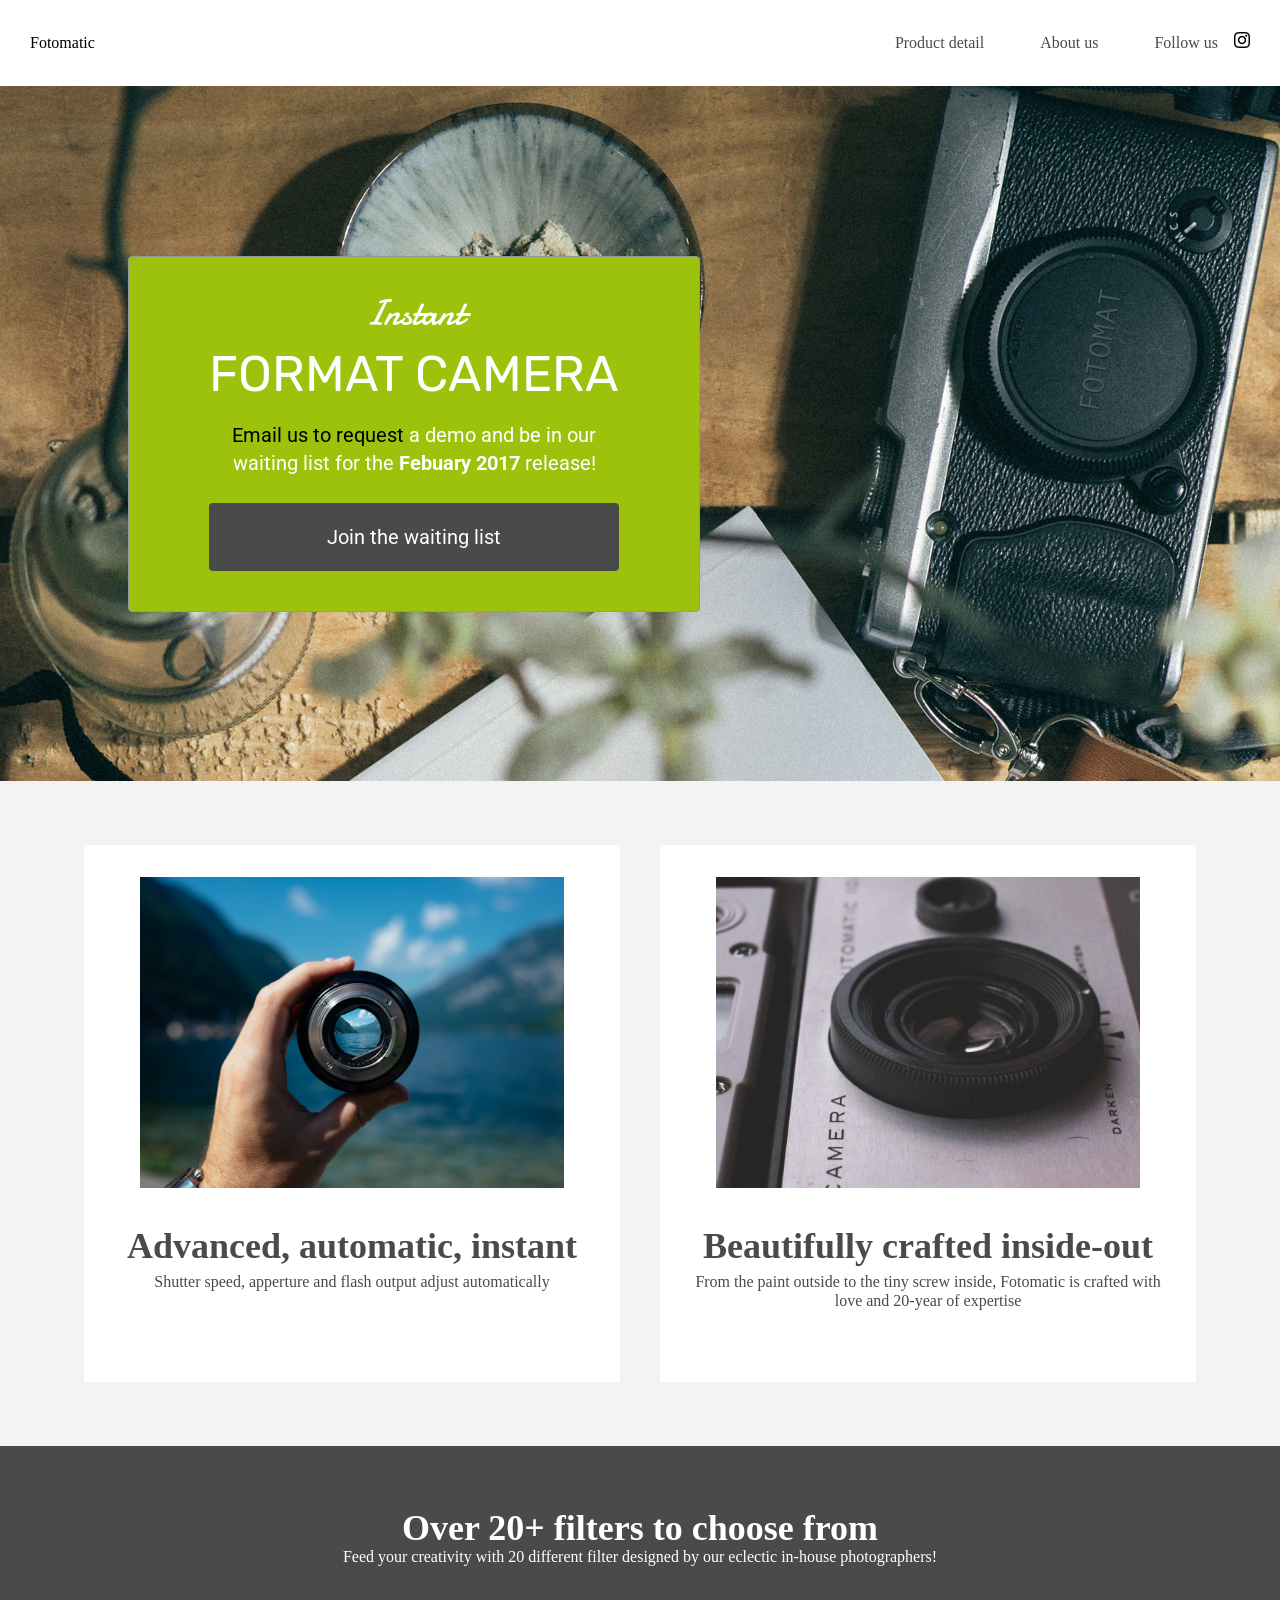
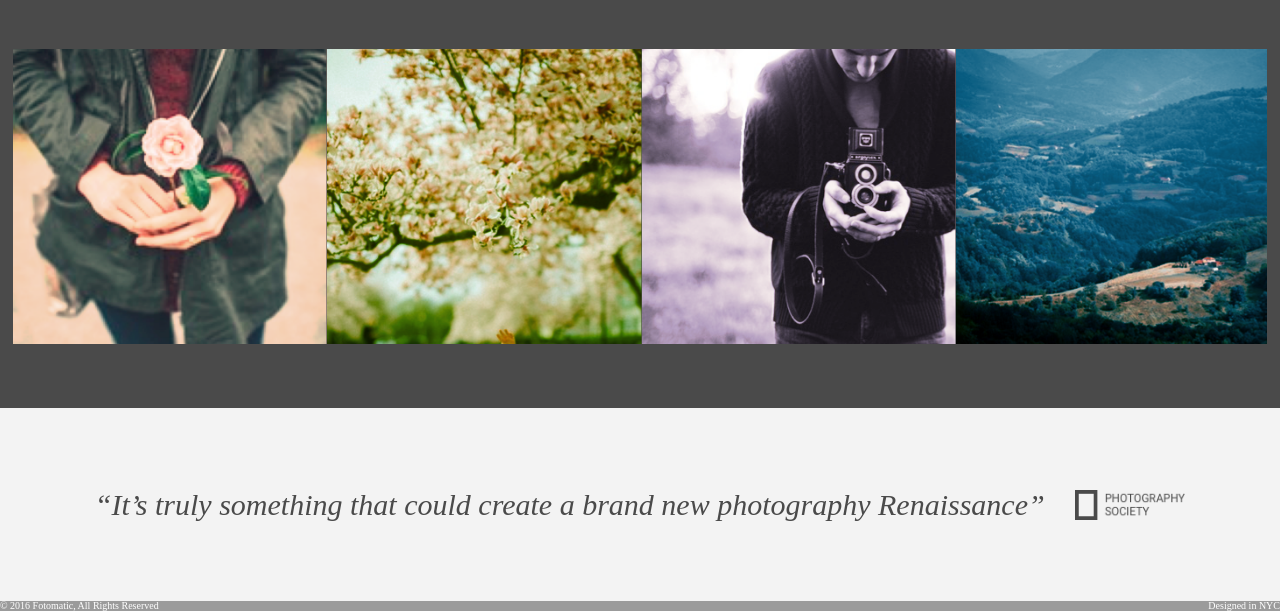
<file: codecademy-assignments/fotoworks/index.html>
<!DOCTYPE html>
<html>
<head>
  <title>Fotomatic</title>
  <meta name="viewport" content="width=device-width, initial-scale=1.0">
  <link href="https://fonts.googleapis.com/css?family=Damion" rel="stylesheet">
  <link href="https://fonts.googleapis.com/css?family=Rubik" rel="stylesheet">
  <link href="https://fonts.googleapis.com/css?family=Roboto:300,400,600,700" rel="stylesheet">
  <link rel="stylesheet" href="resources/css/style.css">
  <link rel="stylesheet" href="resources/css/reset.css">
  <meta charset="UTF-8">
</head>
<body>
  <!-- Header -->
  <header>
    <div class="content">
      <a href="index.html" class="logo">Fotomatic</a>
      <nav class="desktop">
        <ul>
          <li><a href="#">Product detail</a></li>
          <li><a href="#">About us</a></li>
          <li><a href="https://www.instagram.com/">Follow us <img class="icon" src="resources/images/instagram.png"></a></li>
          <li><a href="#" class="button">Join us</a></li>        
        </ul>
      </nav>
      <nav class="mobile">
        <ul>
          <li><a href="#"><img src="resources/images/ic-logo.svg"></a></li>
          <li><a href="#"><img src="resources/images/ic-product-detail.svg"></a></li>
          <li><a href="#"><img src="resources/images/ic-about-us.svg"></a></li>
          <li><a href="#" class="button">Join us</a></li>
        </ul>
      </nav>
    </div>
  </header>

  <!-- Main Content -->
  <div class="main-content">

    <!-- Sign Up Section -->
    <div id="sign-up-section" class="banner">
      <div id="sign-up-cta">
        <div class="content center">
          <div class="header">
            <h2 class="cursive">Instant</h2>
            <h1 class="striking">FORMAT CAMERA</h1>
          </div>
          <div class="email">
            <span>
              <a href="#">Email us to request</a> a demo and be in our waiting list for the <strong>Febuary 2017</strong> release!
            </span>
            <div class="button">Join the waiting list</div>
          </div>
        </div>
      </div>
    </div>

    <!-- Features Section -->
    <div id="features-section">
      <div class="feature">
        <div class="center">
          <div class="image-container">
            <img src="resources/images/feature-1.png" />
          </div>
          <div class="content">
            <h2>Advanced, automatic, instant</h2>
            <h3>Shutter speed, apperture and flash output adjust automatically</h3>
          </div>
        </div>
      </div>
      <div class="feature">
        <div class="center">
          <div class="image-container">
            <img src="resources/images/feature-2.png" />
          </div>
          <div class="content">
            <h2>Beautifully crafted inside-out</h2>
            <h3>From the paint outside to the tiny screw inside, Fotomatic is crafted with love and 20-year of expertise</h3>
          </div>
        </div>
      </div>
    </div>

    <!-- Filters Section -->
    <div id="filters-section">
      <div class="content center">
        <h2>Over 20+ filters to choose from</h2>
        <h3>Feed your creativity with 20 different filter designed by our eclectic in-house photographers!</h3>
      </div>
      <div class="images-container">
        <div class="image-container">
          <img src="./resources/images/filter-1.png" />
        </div>
        <div class="image-container">
          <img src="./resources/images/filter-2.png" />
        </div>
        <div class="image-container">
          <img src="./resources/images/filter-3.png" />
        </div>
        <div class="image-container extra">
          <img src="./resources/images/filter-4.png" />
        </div>
      </div>
    </div>

    <!-- Quotes Section -->
    <div id="quotes-section">
      <div class="content center">
        <span class="quote">“It’s truly something that could create a brand new photography Renaissance”</span>
        <img class="quote-citation" src="./resources/images/photography-logo.png" />
      </div>
    </div>

    <!-- Footer -->
    <footer>
      <div class="content">
        <span class="copyright">© 2016  Fotomatic, All Rights Reserved</span>
        <span class="location">Designed in NYC</span>
      </div>
    </footer>

  </div>
</body>
</html>
</file>
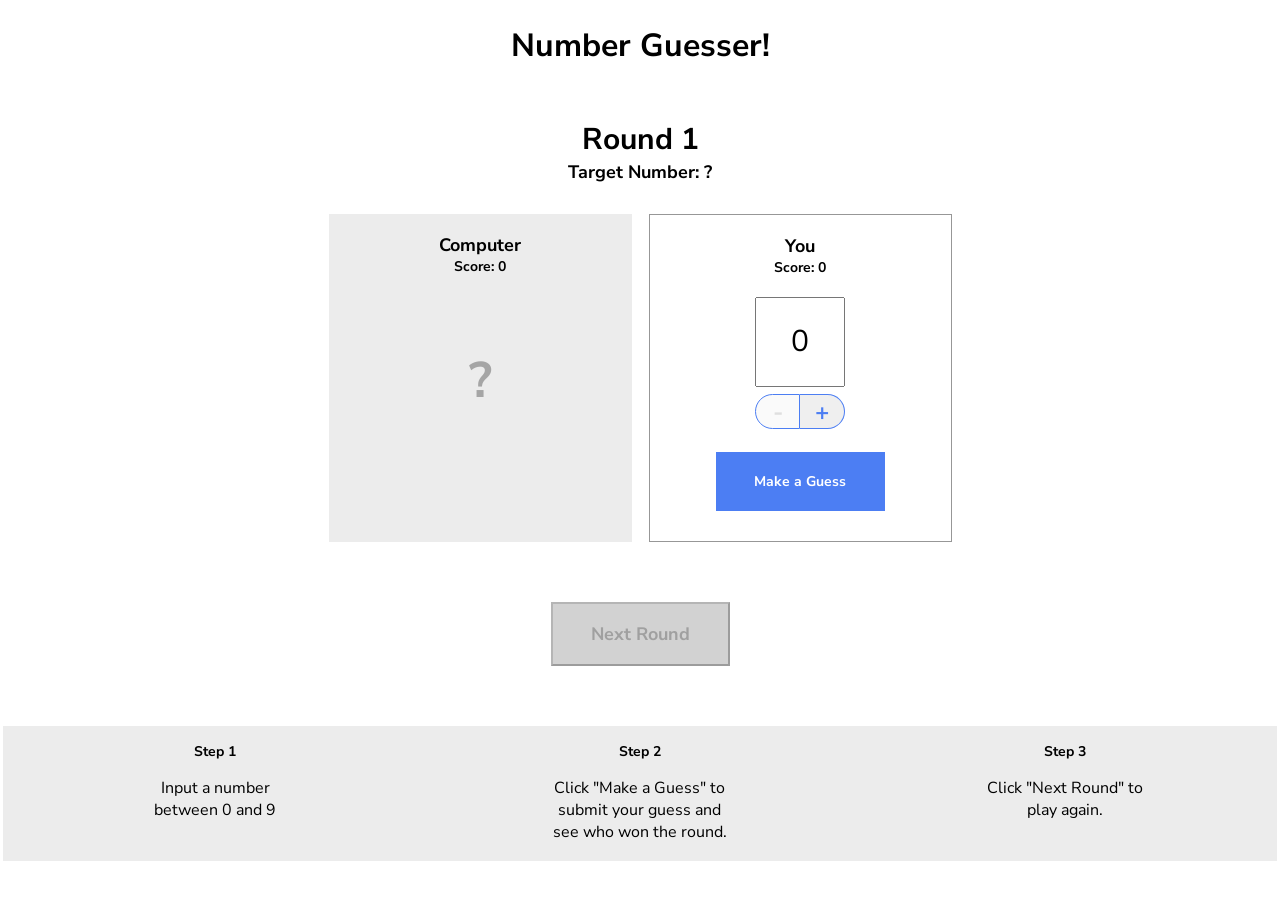
<file: codecademy-assignments/JS_assignments/number-guesser-starting/index.html>
<!doctype html>

<html>
  <head>
    <title>Number Guesser</title>
    <link href="https://fonts.googleapis.com/css?family=Nunito+Sans:400,700" rel="stylesheet">
    <link rel="stylesheet" href="./style.css">
  </head>
  <body>
    <div class="game-container">
      <header>
        <h1>Number Guesser!</h1>
      </header>
      
      <div class="rounds">
        <p class="round-label">Round <span id="round-number">1</span></p>
        <p class="guess-label">Target Number: <span id="target-number">?</span></p>
      </div>

      <div class="guessing-area">
        <div class="guess computer-guess">
          <div class="guess-title">
            <p class="guess-label">Computer</p>
            <p class="score-label">Score: <span id="computer-score">0</span></p>
          </div>
          <p id="computer-guess">?</p>
          <p class="winning-text" id="computer-wins"></p>
        </div>
        <div class="guess human-guess">
          <div class="guess-title">
            <p class="guess-label">You</p>
            <p class="score-label">Score: <span id="human-score">0</span></p>
          </div>
          <input type="number" id="human-guess" min=0 max=9 value=0>
          <div class="number-controls">
            <button class="number-control left" id="subtract" disabled>-</button>
            <button class="number-control right" id="add">+</button>
          </div>
          <button class="button" id="guess">Make a Guess</button>
        </div>
      </div>

      <div class="next-round-container">
        <button class="button" id="next-round" disabled>Next Round</button>
      </div>

    </div>
    
    <div class="instructions">
      <div class="instruction">
        <h3>Step 1</h3>
        <p>Input a number between 0 and 9</p>
      </div>
      <div class="instruction">
        <h3>Step 2</h3>
        <p>Click "Make a Guess" to submit your guess and see who won the round.</p>
      </div>
      <div class="instruction">
        <h3>Step 3</h3>
        <p>Click "Next Round" to play again.</p>
      </div>
    </div>

    <script src="./script.js"></script>
    <script src="./game.js"></script>
  </body>
</html>
</file>
<file: cheat-sheat/styles.css>
header {
  text-align: center;
  padding: 10px;
  background-color: #030174;
  color: white;
  font-size: 20px;
  margin-bottom: 10px;
  position: relative;
}

.navbar {
  background-color: #04f5fdde;
  overflow: hidden;
  top: 100%;
  width: 100%;
  z-index: 1;
  box-shadow: 0 4px 8px 0 rgba(0, 0, 0, 0.2), 0 6px 20px 0 rgba(0, 0, 0, 0.19);
  border-bottom: #333 1px solid;
  position: absolute;
}

.navbar ul {
  list-style-type: none;
  margin: 0;
  padding: 0;
}

.navbar li {
  float: left;
}

.navbar a, .dropbtn {
  display: inline-block;
  border-left: grey 1px solid;
  border-right: grey 1px solid;
  color: rgb(8, 0, 0);
  text-align: center;
  padding: 14px 16px;
  text-decoration: none;
}

.navbar a:hover, .dropdown:hover .dropbtn {
  background-color: #ddd;
  color: black;
}

.dropdown {
  display: inline-block;
}

.dropdown-content {
  display: none;
  position: absolute;
  background-color: #24eaf8;
  min-width: 160px;
  box-shadow: 0px 8px 16px 0px rgba(0,0,0,0.2);
  z-index: 1;
}

.dropdown-content a {
  color: black;
  padding: 12px 16px;
  text-decoration: none;
  display: block;
  text-align: left;
}

.dropdown-content a:hover {
  background-color: #f1f1f1;
}

.dropdown:hover .dropdown-content {
  display: block;
}

body {
  font-family: 'Roboto', sans-serif;
  font-size: 16px;
  line-height: 1.5;
  color: #333;
  background-color: #f5f5f5;
  margin: 0;
  padding: 0;
}
    
h2 {
  font-size: 24px;
  margin-bottom: 20px;
  text-align: center;
  color: #333;
  text-transform: uppercase;
  letter-spacing: 2px;
  font-weight: bold;
  z-index: 2;
}

h3 {
  font-size: 20px;
  margin-bottom: 10px;
  color: #333;
  font-weight: bold;
  text-align: center;
}

table {
  width: 100%;
  border-collapse: collapse;
  font-family: Arial, sans-serif;
}

thead {
  background-color: #4CAF50;
  color: white;
}

th {
  padding: 12px;
  text-align: left;
  border: 1px solid #ddd;
  font-weight: bold;
}

td {
  padding: 10px;
  border: 1px solid #ddd;
}

tr:nth-child(even) {
  background-color: #f2f2f2;
}

tr:nth-child(odd) {
  background-color: #ffffff;
}

/* Optional: Responsive table for small screens */
@media screen and (max-width: 600px) {
  table {
      border: 0;
  }
  table thead {
      display: none;
  }
  table tr {
      margin-bottom: 10px;
      display: block;
      border-bottom: 2px solid #ddd;
  }
  table td {
      display: block;
      text-align: right;
      font-size: 13px;
      border-bottom: 1px dotted #ccc;
  }
  table td:last-child {
      border-bottom: 0;
  }
  table td:before {
      content: attr(data-label);
      float: left;
      text-transform: uppercase;
      font-weight: bold;
  }
}

.section {
  padding: 20px;
  margin-bottom: 20px;
  background-color: #fff;
}
</file>
<file: Dasmoto-webpage/resources/css/index.css>
h1, h2, h3, p {
    font-family: "Helvetica", sans-serif;
}

h1 {
    background-image: url(https://content.codecademy.com/courses/freelance-1/unit-2/pattern.jpeg);
    text-align: center;
    font-size: 100px;
    color: khaki;
}

.item h2 {
    font-size: 32px;
    font-weight: bold;
    color: white;
}

.price {
    color: Blue;
    font-weight: bold;
}

#brush {
    background-color: mediumspringgreen;
}

#frame {
    background-color: LightCoral;
}

#paint {
    background-color: SkyBlue;
}
</file>
<file: davids_webpage/styles.css>
body {
  font-family: 'Nunito Sans', Arial, sans-serif;
  margin: 0;
  background-image: url(https://www.svgbackgrounds.com/wp-content/uploads/2021/05/subtle-prism-triangle-pattern.jpg);
  background-repeat: no-repeat;
  background-attachment: fixed;
  background-size: cover
}

/* Navigation Button */
.dropbtn {
  background-color: white;
  border: 2px solid;
  cursor: pointer;
  padding: 0;
  position: absolute;
  top: 5px;
  right: 5px;
  display: flex;
  flex-direction: column;
  align-items: center;
  justify-content: center;
  width: 35px;
  height: 35px;
  z-index: 1;
  border-radius: 30%;
}

.line {
  width: 20px;
  height: 3px;
  background-color: black;
  margin-bottom: 4px;

}

.dropdown-content {
  display: none;
  position: absolute;
  right: 5px;
  top: 38px;
  text-decoration: none;
  background-color: grey;
  opacity: 0.9;
  min-width: 85px;
  box-shadow: 0px 8px 16px 0px rgba(0, 0, 0, 0.2);
  border-radius: 10%;
  z-index: 1;
}

.dropdown-content a {
  color: white;
  padding: 3px 4px;
  text-decoration: none;
  display: block;
  text-align: right;
}

.dropbtn:hover + .dropdown-content, .dropdown-content:hover, .dropdown-content a:hover {
  display: block;
  color: darkslategrey;
}

/* Banner */
.banner {
  position: relative;
  text-align: center;
  color: white;
}

.banner-img {
  border-bottom: 2px solid black;
  width: 100%;
  height: auto;
  top: 0;
  background-color: none;
}

.banner-overlay {
  position: absolute;
  top: 25%;
  left: 20%;
  width: 63%;
  height: 25%;
  background-color: rgba(0, 0, 0, 0.55);
}

.banner-overlay #name {
  position: absolute;
  top: 0%;
  left: 50%;
  transform: translate(-50%, -50%);
  font-size: 3em;
  font-weight: bold;
}

.banner-overlay #slogan {
  position: absolute;
  top: 65%;
  left: 50%;
  transform: translate(-50%, -50%);
  font-size: 1.5em;
  margin-top: 10px;
}

/* Main */
.container {
  display: flex;
  flex-direction: column;
  align-items: center;
  justify-content: center;
  margin: 40px;
  padding: 10px;
}

.box {
  background-color: rgba(0, 0, 0, 0.5);
  border: 3px solid rgb(3, 175, 69);
  padding: 10px;
  width: 50%;
  margin-left: 25%;
}

.about-text, .service-text, .contact-text {
  color: white;
  text-align: center;
  margin: 10px;
  padding: 10px;
}

/* Footer */
footer {
  background-color: rgb(3, 175, 69);
  color: white;
  text-align: center;
  padding: 10px;
}
</file>
<file: website-portfolio/resources/css/index.css>
.navbar {
    background-image: url("../images/backgrounds/headerBG.jpg");
    position: fixed;
    top: 0px;
    background-size: cover;
    height: 50px;
    width: 100%;
    right: 0px;
}

.navbar li {
    display: inline-block;
    padding: 0px 20px;
    text-align: right;
}

.navbar a {
    text-decoration: none;
    color: white;
    font-size: 20px;
}


.banner {
    
    color: white;
    margin: 0px auto;
    text-align: center;
    padding: 0px 0px;
    width: 100%;
    height: 100%;
}


#about-me-header {
    font-size: 25px;
    color: blue;
    text-align: center;
    background-image: ./resources/images/background;
}

.bold {
    font-weight: 900;
}
</file>
<file: codecademy-assignments/fotoworks/resources/css/style.css>
/* Universal Styles */

html {
  font-family: "Roboto", sans-serif;
  font-size: 16px;
}

.main-content {
  position: relative;
  top: 5.3125rem; /* To offset for fixed header. */
}

.center {
  text-align: center;
}

.button {
  border-radius: 4px;
  background-color: #4a4a4a;
  color: white;
}

.image-container {
  overflow: hidden;
}

.image-container img {
  display: block;
  max-width: 100%
}

@media only screen and (max-width: 760px) {
  .main-content {
    top: 2.5625rem;
  }
}

/* Header */

header {
  position: fixed;
  z-index: 100;
  width: 100%;
  border-bottom: solid 1px #c6c1c1;
  background-color: white;
}

header .content {
  display: flex;
  align-items: center;
  padding: 1.875rem;
}

header .logo {
  flex: 1;
}

header nav ul {
  display: flex;
}

nav li {
  padding-left: 3.5rem;
}

nav a {
  vertical-align: bottom;
  line-height: 1.6;
  font-size: 1rem;
  color: #4a4a4a;
}

nav .button {
  padding: .1875rem .5rem;
  background-color: #9dc20b;
  line-height: 1.6;
  color: white;
}

nav li:last-child {
  display: none
}

header .icon {
  width: 1rem;
  padding-left: .75rem;
}

header .mobile {
  display: none;
}

@media only screen and (max-width: 895px) {
  nav li:last-child {
    display: block;
  }

  header .content {
    padding: 1rem 1rem;
  }
}

@media only screen and (max-width: 600px) {
  header .desktop {
    display: none;
  }

  header .mobile {
    display: block;
    width: 100%;
  }

  header .content {
    padding: .5rem 0;
  }

  header .mobile ul {
    display: flex;
    justify-content: space-around;
    align-items: center;
    width: 100%;
  }

  header .mobile li {
    padding: 0;
  }
}

/* Sign Up Section */

#sign-up-section {
  display: flex;
  justify-content: flex-start;
  align-items: flex-start;
  height: 43.5rem;
  background-image: url("../../resources/images/banner-landingpage.jpg");
  background-repeat: no-repeat;
  background-size: cover;
  background-position: bottom;
}

#sign-up-cta {
  position: relative;
  top: 171px;
  left: 10%;
  padding: 0 5rem 2.5rem 5rem;
  border: solid 1px #979797;
  border-radius: 4px;
  background-color: #9dc20b;
}

#sign-up-cta .content {
  width: 25.625rem;
  margin-top: 2rem;
  font-family: "Roboto", sans-serif;
  font-size: 1.25rem;
  line-height: 1.4;
  color: white;
}

#sign-up-cta h1 {
  font-size: 3.125rem;
}

#sign-up-cta h2 {
  font-size: 2.25rem;
}

#sign-up-cta span strong {
  font-weight: bold;
}

#sign-up-cta .cursive {
  font-family: "Damion", cursive;
}

#sign-up-cta .striking {
  font-family: "Rubik", sans-serif;
  padding-bottom: .75rem;
}

#sign-up-cta .button {
  margin-top: 1.625rem;
  padding: 1.25rem 7.25rem;
}

@media only screen and (max-width: 760px) {
  #sign-up-section {
    align-items: center;
    justify-content: center;
    height: 28rem;
  }

  #sign-up-cta {
    position: static;
    width: auto;
    height: auto;
    background-color: transparent;
    border: none;
  }

  #sign-up-cta .content {
    margin-top: 0;
  }

  #sign-up-cta .email {
    display: none;
  }

  #sign-up-cta h1 {
    font-size: 3.125rem;
  }

  #sign-up-cta h2 {
    font-size: 2.25rem;
  }
}

@media only screen and (max-width: 600px) {
  #sign-up-section {
    height: 20rem;
  }

  #sign-up-cta h1 {
    font-size: 2.25rem;
  }

  #sign-up-cta h2 {
    font-size: 2rem;
  }
}

/* Features Section */

#features-section {
  display: flex;
  justify-content: space-between;
  padding: 4rem 5%;
  background-color: #f3f3f3;
}

.feature {
  flex: 1;
  padding: 2rem;
  margin: 0px 1.25rem;
  background-color: white;
}

.feature .image-container {
  width: 90%;
  height: 65%;
  margin: 0 auto;
}

.feature .content {
  padding: 2.5rem 0;
}

.feature h2 {
  padding-bottom: .5rem;
  font-size: 2.25rem;
  font-weight: bold;
  color: #4a4a4a;
}

.feature h3 {
  font-size: 1rem;
  line-height: 1.2;
  font-weight: 300;
  color: #4a4a4a;
}

@media only screen and (max-width: 895px) {
  #features-section {
    padding: 1rem;
  }

  .feature {
    margin: 0px .5rem;
    padding: 1rem;
  }

  .feature h2 {
    font-size: 2rem;
    line-height: 1.3;
  }

  .feature h3 {
    font-size: .875rem;
    line-height: 1.4;
  }
}

@media only screen and (max-width: 600px) {
  #features-section {
    flex-flow: column;
    padding: 0;
  }

  .feature {
    margin: 0;
    padding: 1.25rem 1rem 0 1rem;
  }

  .feature .content {
    padding: 1.25rem 0 1.875rem 0;
  }
}

/* Filters Section */

#filters-section {
  padding: 4rem 0;
  background-color: #4a4a4a;
}

#filters-section .content {
  padding: 0 .625rem;
  margin-bottom: 5rem;
}

#filters-section .content h2 {
  font-size: 2.25rem;
  font-weight: bold;
  color: white;
}

#filters-section .content h3 {
  font-size: 1rem;
  line-height: 1.4;
  font-weight: 300;
  color: white;
}

#filters-section .images-container {
  display: flex;
  max-width: 100%;
  padding: 0 1%;
}

@media only screen and (max-width: 600px) {
  #filters-section {
    padding: 1.5rem 0 0 0;
  }

  #filters-section .content {
    margin-bottom: 1rem;
  }

  #filters-section .content h2 {
    padding-bottom: .625rem;
    font-size: 1.125rem;
    line-height: 1.3;
    font-weight: normal;
  }

  #filters-section .content h3 {
    font-size: .875rem;
    line-height: 1.4;
  }

  #filters-section .images-container {
    padding: 0;
  }

  #filters-section .extra {
    display: none;
  }
}

/* Quotes Section */

#quotes-section {
  background-color: #f3f3f3;
}

#quotes-section .content {
  display: flex;
  align-items: center;
  justify-content: center;
  padding: 5rem 1.5rem;
}

#quotes-section .quote {
  padding-right: 1.875rem;
  font-family: "Palatino", serif;
  font-size: 1.875rem;
  line-height: 1.1;
  font-style: italic;
  color: #4a4a4a;
}

#quotes-section .quote-citation {
  height: 1.875rem;
}

@media only screen and (max-width: 895px) {
  #quotes-section content {
    padding: 3rem 1.5rem;
  }
}

@media only screen and (max-width: 600px) {
  #quotes-section .content {
    flex-flow: column;
    padding: 1.875rem .625rem;
  }
  
  #quotes-section .quote {
    font-size: 1.5rem;
    line-height: 1.4;
  }

  #quotes-section .quote-citation {
    display: block;
    padding-top: 1rem;
    margin: auto;
  }
}

/* Footer */

footer {
  background-color: #9b9b9b;
  padding: 1.5rem 2rem;
}

footer .content {
  color: white;
  display: flex;
  font-size: .75rem;
}

footer .copyright {
  flex-grow: 1;
}

@media only screen and (min-width: 760px) {
  footer .content {
    font-size: .625rem;
  }
}
</file>
<file: codecademy-assignments/JS_assignments/number-guesser-starting/style.css>
* {
  font-family: 'Nunito Sans';
  box-sizing: border-box;
}

body {
  margin: 0 auto;
  padding: 3px;
  background-color: #fff;
}

.game-container {
  max-width: 640px;
  margin: 0 auto;
  text-align: center;
}

header {
  display: flex;
  justify-content: center
}

.rounds {
  display: flex;
  flex-direction: column;
  align-items: center;
  margin-bottom: 30px;
}

.round-label {
  font-size: 30px;
  font-weight: 700;
  margin-bottom: 0px;
}

.guess {
  min-width: 303px;
  height: 328px;
  display: flex;
  flex-direction: column;
  align-items: center;
  padding: 19px;
}

.guessing-area {
  display: flex;
  justify-content: space-around;
  align-items: flex-start;
  margin-bottom: 60px;
}

.guess-title {
  display: flex;
  flex-direction: column;
  align-items: center;
  justify-content: flex-start;
  margin-bottom: 20px;
}

.guess-label {
  font-size: 18px;
  font-weight: 700;
  margin: 0;
}

.score-label {
  font-size: 14px;
  font-weight: 700;
  margin: 0;
}

.target-guess {
  display: flex;
  flex-direction: column;
  align-items: center;
  justify-content: flex-start;
}

.computer-guess {
  background-color: #ececec;
}

#computer-guess {
  font-size: 50px;
  font-weight: 700;
  color: #a5a5a5;
}

.human-guess {
  border: 1px solid #979797;
}

.guess input {
  height: 90px;
  width: 90px;
  font-size: 30px;
  text-align: center;
  margin: 0 auto;
  margin-bottom: 7px;
}

.number-controls {
  font-size: 0;
  margin-bottom: 23px;
}

.number-control {
  border: solid 1px #4c7ef3;
  display: inline-block;
  width: 45px;
  height: 35px;
  font-size: 24px;
  font-weight: 700;
  color: #4c7ef3;
  cursor: pointer;
}

.number-controls button[disabled] {
  color: #dfdfdf;
  cursor: default;
}

.left {
  border-top-left-radius: 22.5px;
  border-bottom-left-radius: 22.5px;
}

.right {
  border-top-right-radius: 22.5px;
  border-bottom-right-radius: 22.5px;
  border-left-width: 0px;
}

.controls {
  display: flex;
  justify-content: space-around;
}

.button {
  background-color: #4c7ef3;
  color: #fff;
  cursor: pointer;
}

#guess {
  padding: 20px;
  width: 169px;
  height: 59px;
  border: none;
  font-weight: 700;
  font-size: 14px;
}

input[type=number]::-webkit-inner-spin-button {
  -webkit-appearance: none;
}

#next-round {
  width: 179px;
  height: 64px;
  font-size: 18px;
  font-weight: bold;
  margin-left: auto;
  margin-right: auto;
  margin-bottom: 60px;
}
  
.button[disabled] {
  background-color: #d2d2d2;
  color: #a0a0a0;
  cursor: default;
}

.instructions {
  background-color: #ececec;
  width: 100%;
  display: flex;
  justify-content: space-around;
}

.instruction {
  width: 180px;
  padding: 2px;
  text-align: center;
}

.instructions h3 {
  font-size: 14px;
}


.winning-text, .winning-text[disabled] {
  color: #ec3636;
  font-weight: 700;
}
</file>
